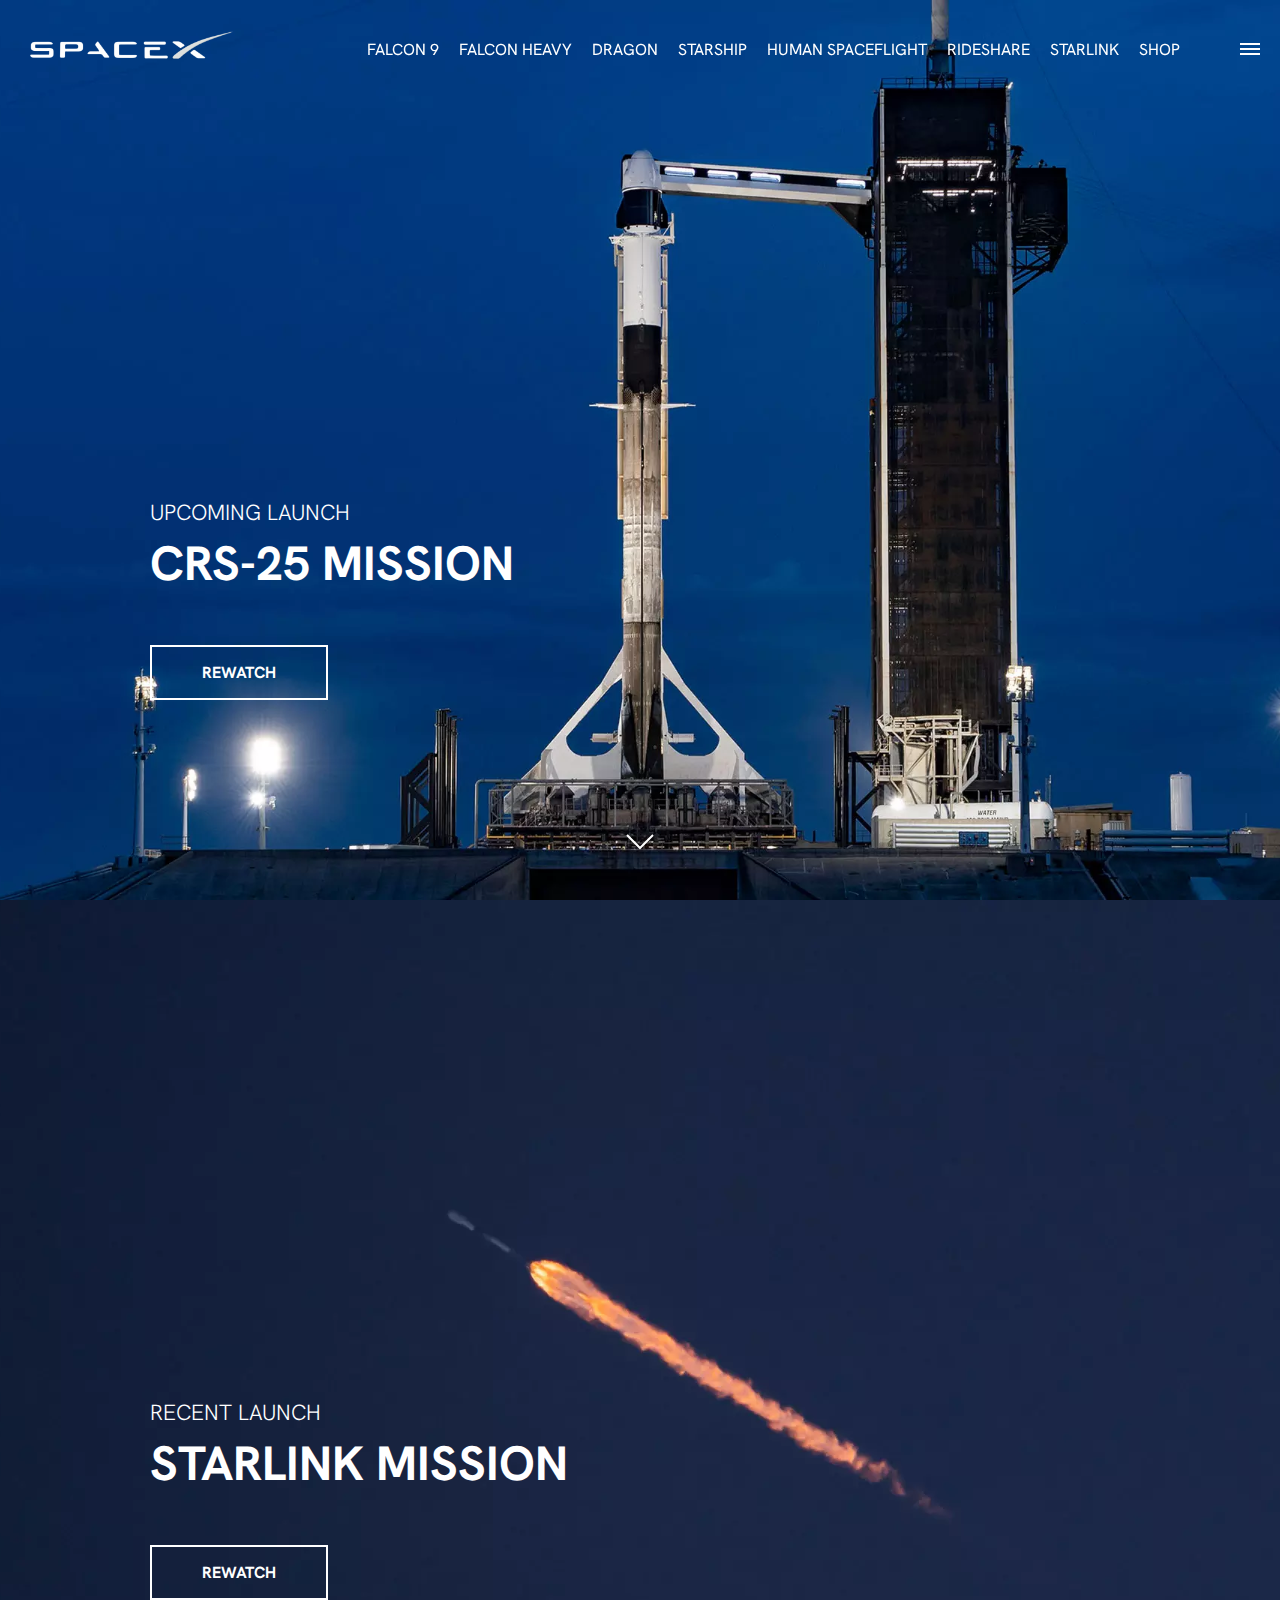
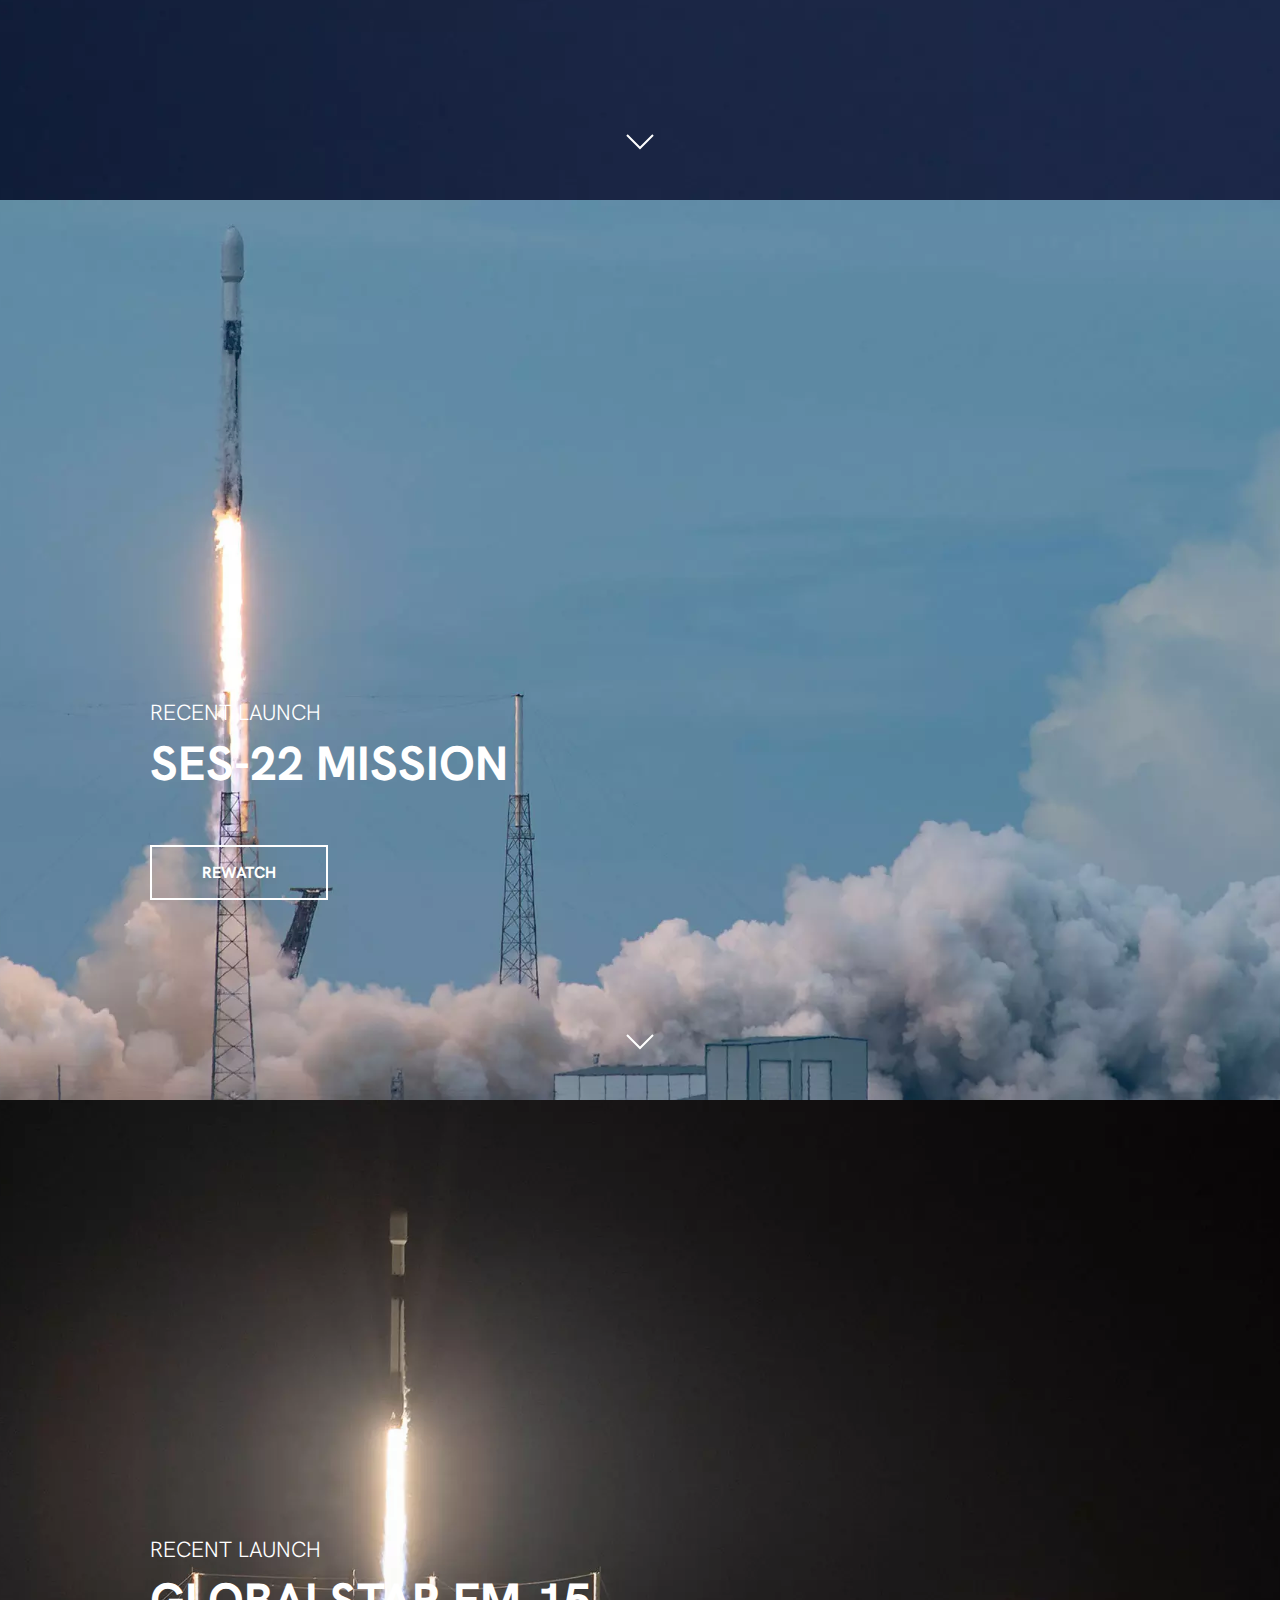
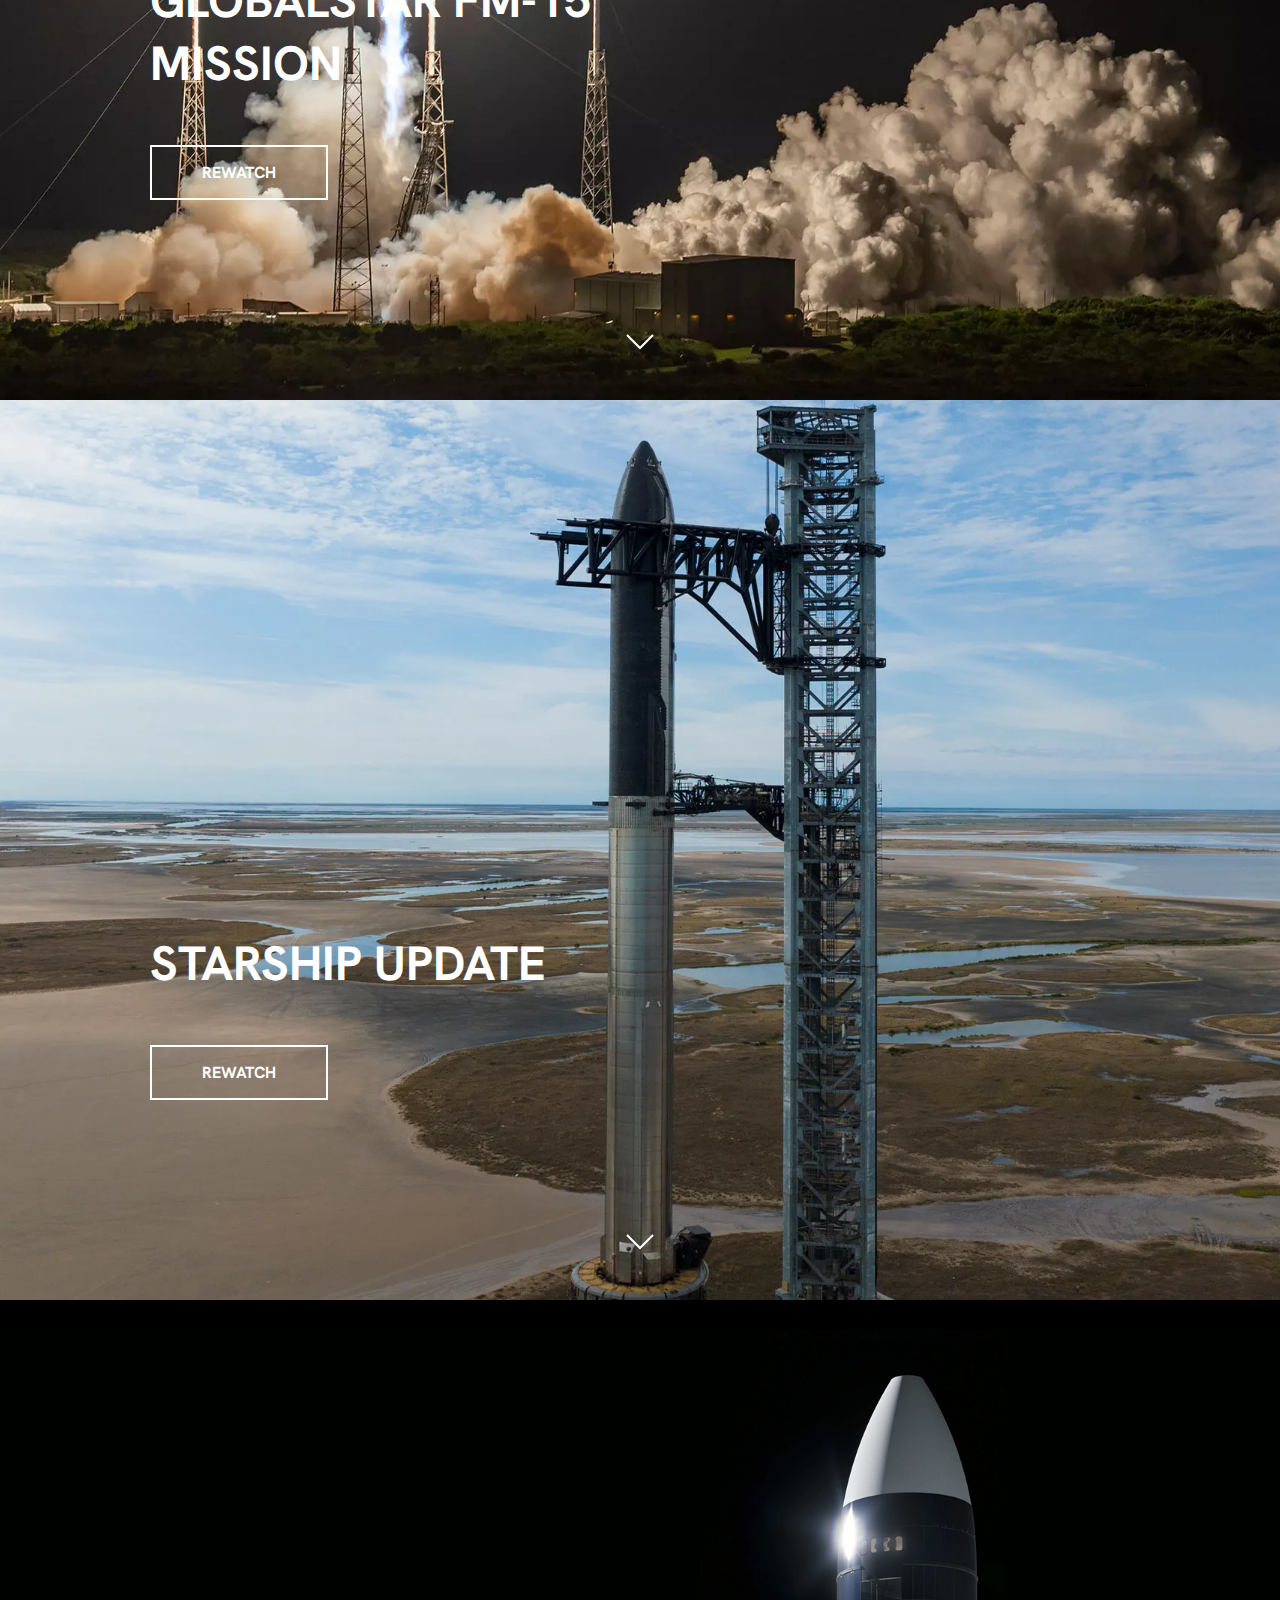
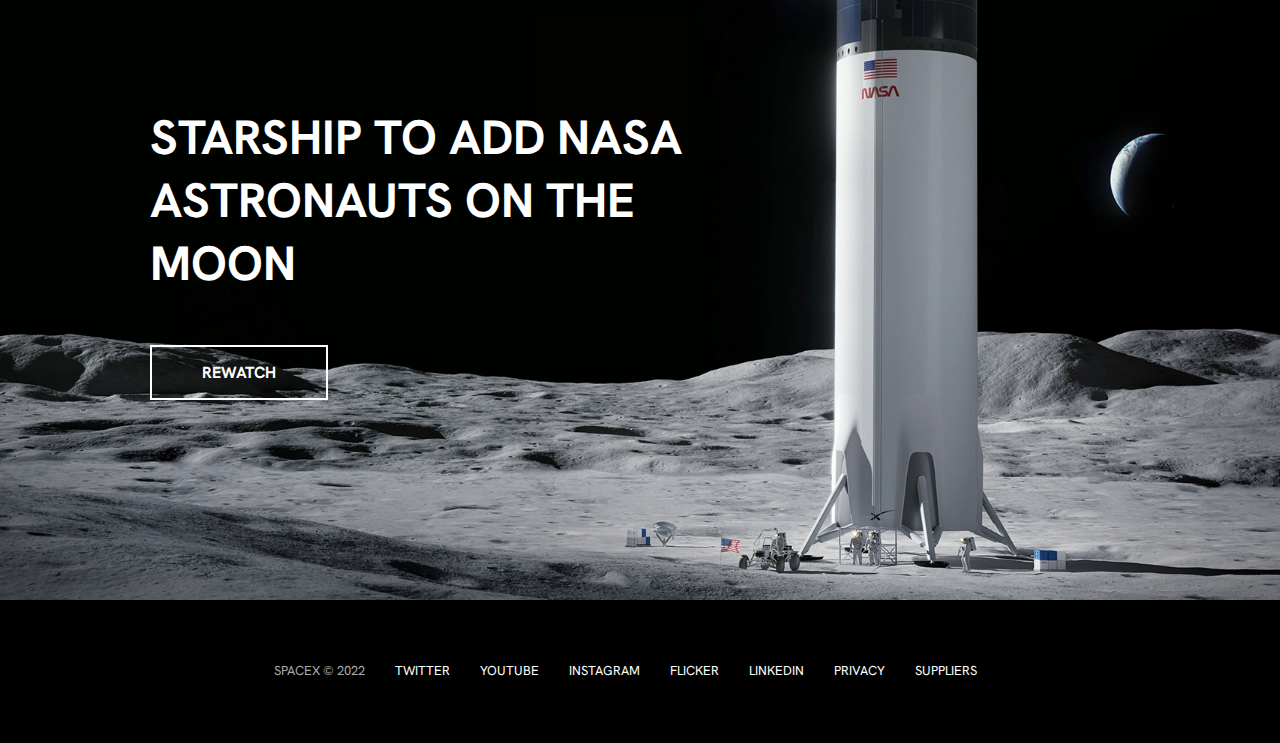
<file: index.html>
<!DOCTYPE html>
<html lang="en">
	<head>
		<meta charset="UTF-8" />
		<meta http-equiv="X-UA-Compatible" content="IE=edge" />
		<meta name="viewport" content="width=device-width, initial-scale=1.0" />
		<link rel="stylesheet" href="css/style.css" />
		<script src="js/script.js" defer></script>
		<title>SpaceX</title>
	</head>
	<body>
		<div class="container">
			<div id="overlay"></div>
			<div id="mobile-menu" class="mobile-main-menu">
				<ul>
					<li><a href="#">Mission</a></li>
					<li><a href="#">Launches</a></li>
					<li><a href="#">Careers</a></li>
					<li><a href="#">Updates</a></li>
					<li><a href="#">Shop</a></li>
					<li class="mobile-only"><a href="falcon9.html">falcon 9</a></li>
					<li class="mobile-only">
						<a href="falcon-heavy.html">falcon heavy</a>
					</li>
					<li class="mobile-only"><a href="dragon.html">Dragon</a></li>
					<li class="mobile-only"><a href="#">starship</a></li>
					<li class="mobile-only"><a href="#">Human spaceflight</a></li>
					<li class="mobile-only"><a href="#">Rideshare</a></li>
					<li class="mobile-only"><a href="#">starlink</a></li>
				</ul>
			</div>
			<header class="main-header">
				<div class="header-inner">
					<div class="logo">
						<a href="index.html">
							<img src="img/logo.png" alt="SpaceX" />
						</a>
					</div>

					<nav class="desktop-main-menu">
						<ul>
							<li><a href="falcon9.html">falcon 9</a></li>
							<li><a href="falcon-heavy.html">falcon heavy</a></li>
							<li><a href="dragon.html">Dragon</a></li>
							<li><a href="#">starship</a></li>
							<li><a href="#">Human spaceflight</a></li>
							<li><a href="#">Rideshare</a></li>
							<li><a href="#">starlink</a></li>
							<li><a href="#">shop</a></li>
						</ul>
					</nav>
				</div>
			</header>

			<!-- Hamgurger Menu -->
			<button id="menu-btn" class="hamburger" type="button">
				<span class="hamburger-top"></span>
				<span class="hamburger-middle"></span>
				<span class="hamburger-bottom"></span>
			</button>

			<!-- Section A -->
			<section class="section-a">
				<div class="section-inner">
					<h4>Upcoming Launch</h4>
					<h2>CRS-25 Mission</h2>
					<a href="#" class="btn">
						<div class="hover"></div>
						<span>Rewatch</span>
					</a>
				</div>
				<div class="scroll-arrow">
					<svg width="30px" height="20px">
						<path
							stroke="#ffffff"
							fill="none"
							stroke-width="2px"
							d="M2.000,5.000 L15.000,18.000 L28.000,5.000 "
						></path>
					</svg>
				</div>
			</section>

			<!-- Section B -->
			<section class="section-b">
				<div class="section-inner">
					<h4>Recent Launch</h4>
					<h2>Starlink Mission</h2>
					<a href="#" class="btn">
						<div class="hover"></div>
						<span>Rewatch</span>
					</a>
				</div>
				<div class="scroll-arrow">
					<svg width="30px" height="20px">
						<path
							stroke="#ffffff"
							fill="none"
							stroke-width="2px"
							d="M2.000,5.000 L15.000,18.000 L28.000,5.000 "
						></path>
					</svg>
				</div>
			</section>

			<!-- Section C -->
			<section class="section-c">
				<div class="section-inner">
					<h4>Recent Launch</h4>
					<h2>SES-22 Mission</h2>
					<a href="#" class="btn">
						<div class="hover"></div>
						<span>Rewatch</span>
					</a>
				</div>
				<div class="scroll-arrow">
					<svg width="30px" height="20px">
						<path
							stroke="#ffffff"
							fill="none"
							stroke-width="2px"
							d="M2.000,5.000 L15.000,18.000 L28.000,5.000 "
						></path>
					</svg>
				</div>
			</section>

			<!-- Section D -->
			<section class="section-d">
				<div class="section-inner">
					<h4>Recent Launch</h4>
					<h2>GlobalStar FM-15 Mission</h2>
					<a href="#" class="btn">
						<div class="hover"></div>
						<span>Rewatch</span>
					</a>
				</div>
				<div class="scroll-arrow">
					<svg width="30px" height="20px">
						<path
							stroke="#ffffff"
							fill="none"
							stroke-width="2px"
							d="M2.000,5.000 L15.000,18.000 L28.000,5.000 "
						></path>
					</svg>
				</div>
			</section>

			<!-- Section E -->
			<section class="section-e">
				<div class="section-inner">
					<h2>Starship update</h2>
					<a href="#" class="btn">
						<div class="hover"></div>
						<span>Rewatch</span>
					</a>
				</div>
				<div class="scroll-arrow">
					<svg width="30px" height="20px">
						<path
							stroke="#ffffff"
							fill="none"
							stroke-width="2px"
							d="M2.000,5.000 L15.000,18.000 L28.000,5.000 "
						></path>
					</svg>
				</div>
			</section>

			<!-- Section F -->
			<section class="section-f">
				<div class="section-inner">
					<h2>Starship to add NASA astronauts on the moon</h2>
					<a href="#" class="btn">
						<div class="hover"></div>
						<span>Rewatch</span>
					</a>
				</div>
			</section>

			<footer>
				<ul>
					<li>SpaceX &copy; 2022</li>
					<li><a href="#">Twitter</a></li>
					<li><a href="#">Youtube</a></li>
					<li><a href="#">Instagram</a></li>
					<li><a href="#">Flicker</a></li>
					<li><a href="#">LinkedIn</a></li>
					<li><a href="#">Privacy</a></li>
					<li><a href="#">Suppliers</a></li>
				</ul>
			</footer>
		</div>
	</body>
</html>
</file>
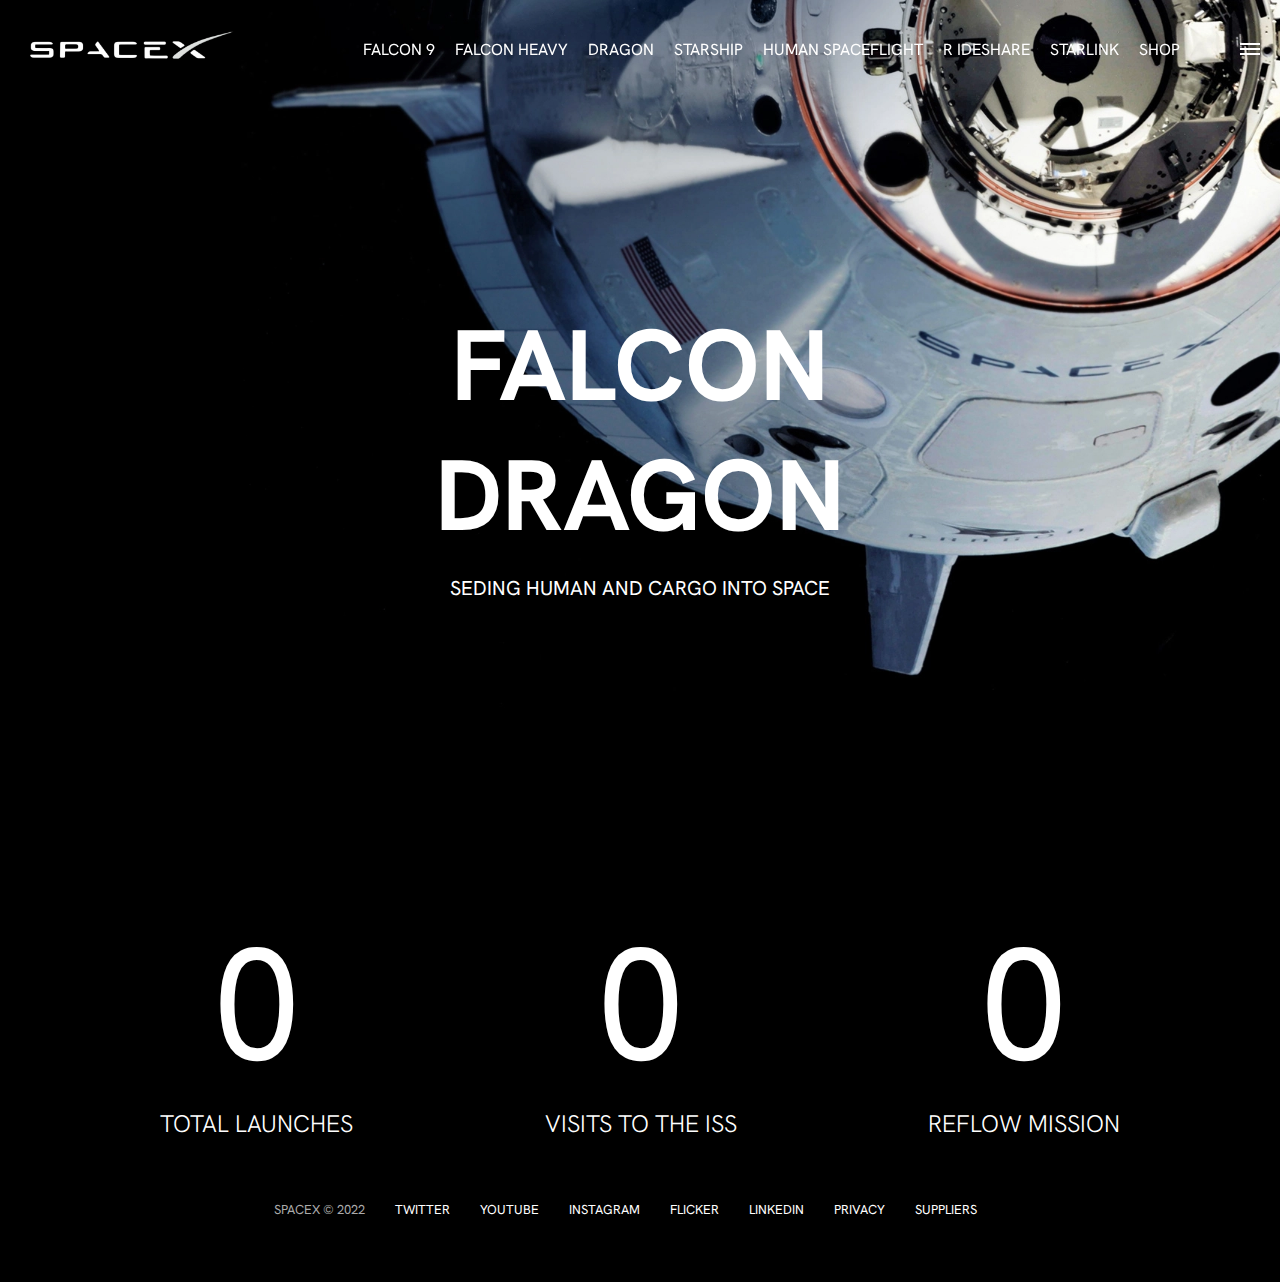
<file: dragon.html>
<!DOCTYPE html>
<html lang="en">
	<head>
		<meta charset="UTF-8" />
		<meta http-equiv="X-UA-Compatible" content="IE=edge" />
		<meta name="viewport" content="width=device-width, initial-scale=1.0" />
		<link rel="stylesheet" href="css/style.css" />
		<script src="js/script.js" defer></script>
		<title>SpaceX - Dragon</title>
	</head>
	<body>
		<div class="container">
			<div id="overlay"></div>
			<div id="mobile-menu" class="mobile-main-menu">
				<ul>
					<li><a href="#">Mission</a></li>
					<li><a href="#">Launches</a></li>
					<li><a href="#">Careers</a></li>
					<li><a href="#">Updates</a></li>
					<li><a href="#">Shop</a></li>
					<li class="mobile-only"><a href="falcon9.html">falcon 9</a></li>
					<li class="mobile-only">
						<a href="falcon-heavy.html">falcon heavy</a>
					</li>
					<li class="mobile-only"><a href="dragon.html">Dragon</a></li>
					<li class="mobile-only"><a href="#">starship</a></li>
					<li class="mobile-only"><a href="#">Human spaceflight</a></li>
					<li class="mobile-only"><a href="#">Rideshare</a></li>
					<li class="mobile-only"><a href="#">starlink</a></li>
				</ul>
			</div>
			<header class="main-header">
				<div class="header-inner">
					<div class="logo">
						<a href="index.html">
							<img src="img/logo.png" alt="SpaceX" />
						</a>
					</div>

					<nav class="desktop-main-menu">
						<ul>
							<li><a href="falcon9.html">falcon 9</a></li>
							<li><a href="falcon-heavy.html">falcon heavy</a></li>
							<li><a href="dragon.html">Dragon</a></li>
							<li><a href="#">starship</a></li>
							<li><a href="#">Human spaceflight</a></li>
							<li><a href="#">R
                        ideshare</a></li>
							<li><a href="#">starlink</a></li>
							<li><a href="#">shop</a></li>
						</ul>
					</nav>
				</div>
			</header>

			<!-- Hamgurger Menu -->
			<button id="menu-btn" class="hamburger" type="button">
				<span class="hamburger-top"></span>
				<span class="hamburger-middle"></span>
				<span class="hamburger-bottom"></span>
			</button>

			<section class="section-animate bg-dragon"></section>
			<div class="section-inner-center">
				<h3>Falcon Dragon</h3>
				<p>Seding human and cargo into space</p>
			</div>

			<div class="stats">
				<div>
					<span class="counter" data-target="34">0</span>
					<h4>Total Launches</h4>
				</div>
				<div>
					<span class="counter" data-target="31">0</span>
					<h4>Visits to the ISS</h4>
				</div>
				<div>
					<span class="counter" data-target="13">0</span>
					<h4>Reflow mission</h4>
				</div>
			</div>
			<footer>
				<ul>
					<li>SpaceX &copy; 2022</li>
					<li><a href="#">Twitter</a></li>
					<li><a href="#">Youtube</a></li>
					<li><a href="#">Instagram</a></li>
					<li><a href="#">Flicker</a></li>
					<li><a href="#">LinkedIn</a></li>
					<li><a href="#">Privacy</a></li>
					<li><a href="#">Suppliers</a></li>
				</ul>
			</footer>
		</div>
	</body>
</html>
</file>
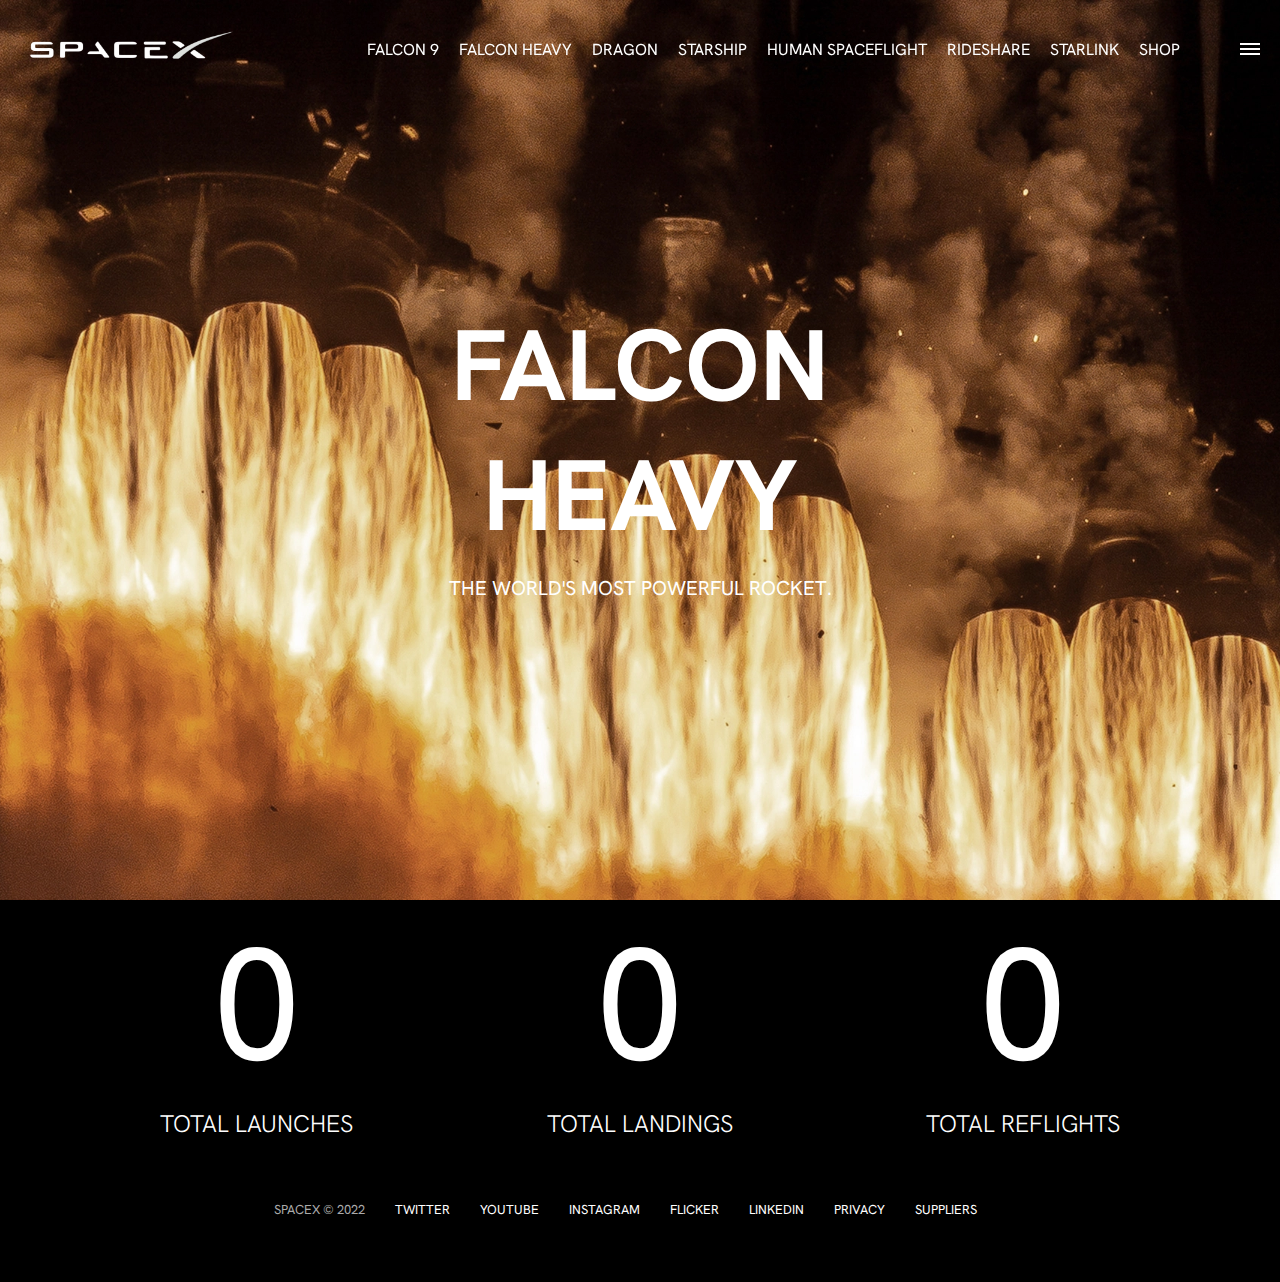
<file: falcon-heavy.html>
<!DOCTYPE html>
<html lang="en">
	<head>
		<meta charset="UTF-8" />
		<meta http-equiv="X-UA-Compatible" content="IE=edge" />
		<meta name="viewport" content="width=device-width, initial-scale=1.0" />
		<link rel="stylesheet" href="css/style.css" />
		<script src="js/script.js" defer></script>
		<title>SpaceX - Falcon Heavy</title>
	</head>
	<body>
		<div class="container">
			<div id="overlay"></div>
			<div id="mobile-menu" class="mobile-main-menu">
				<ul>
					<li><a href="#">Mission</a></li>
					<li><a href="#">Launches</a></li>
					<li><a href="#">Careers</a></li>
					<li><a href="#">Updates</a></li>
					<li><a href="#">Shop</a></li>
					<li class="mobile-only"><a href="falcon9.html">falcon 9</a></li>
					<li class="mobile-only">
						<a href="falcon-heavy.html">falcon heavy</a>
					</li>
					<li class="mobile-only"><a href="dragon.html">Dragon</a></li>
					<li class="mobile-only"><a href="#">starship</a></li>
					<li class="mobile-only"><a href="#">Human spaceflight</a></li>
					<li class="mobile-only"><a href="#">Rideshare</a></li>
					<li class="mobile-only"><a href="#">starlink</a></li>
				</ul>
			</div>
			<header class="main-header">
				<div class="header-inner">
					<div class="logo">
						<a href="index.html">
							<img src="img/logo.png" alt="SpaceX" />
						</a>
					</div>

					<nav class="desktop-main-menu">
						<ul>
							<li><a href="falcon9.html">falcon 9</a></li>
							<li><a href="falcon-heavy.html">falcon heavy</a></li>
							<li><a href="dragon.html">Dragon</a></li>
							<li><a href="#">starship</a></li>
							<li><a href="#">Human spaceflight</a></li>
							<li><a href="#">Rideshare</a></li>
							<li><a href="#">starlink</a></li>
							<li><a href="#">shop</a></li>
						</ul>
					</nav>
				</div>
			</header>

			<!-- Hamgurger Menu -->
			<button id="menu-btn" class="hamburger" type="button">
				<span class="hamburger-top"></span>
				<span class="hamburger-middle"></span>
				<span class="hamburger-bottom"></span>
			</button>

			<section class="section-animate bg-falcon-heavy"></section>
			<div class="section-inner-center">
				<h3>Falcon Heavy</h3>
				<p>The world's most powerful rocket.</p>
			</div>

			<div class="stats">
				<div>
					<span class="counter" data-target="3">0</span>
					<h4>Total Launches</h4>
				</div>
				<div>
					<span class="counter" data-target="7">0</span>
					<h4>Total Landings</h4>
				</div>
				<div>
					<span class="counter" data-target="4">0</span>
					<h4>Total Reflights</h4>
				</div>
			</div>
			<footer>
				<ul>
					<li>SpaceX &copy; 2022</li>
					<li><a href="#">Twitter</a></li>
					<li><a href="#">Youtube</a></li>
					<li><a href="#">Instagram</a></li>
					<li><a href="#">Flicker</a></li>
					<li><a href="#">LinkedIn</a></li>
					<li><a href="#">Privacy</a></li>
					<li><a href="#">Suppliers</a></li>
				</ul>
			</footer>
		</div>
	</body>
</html>
</file>
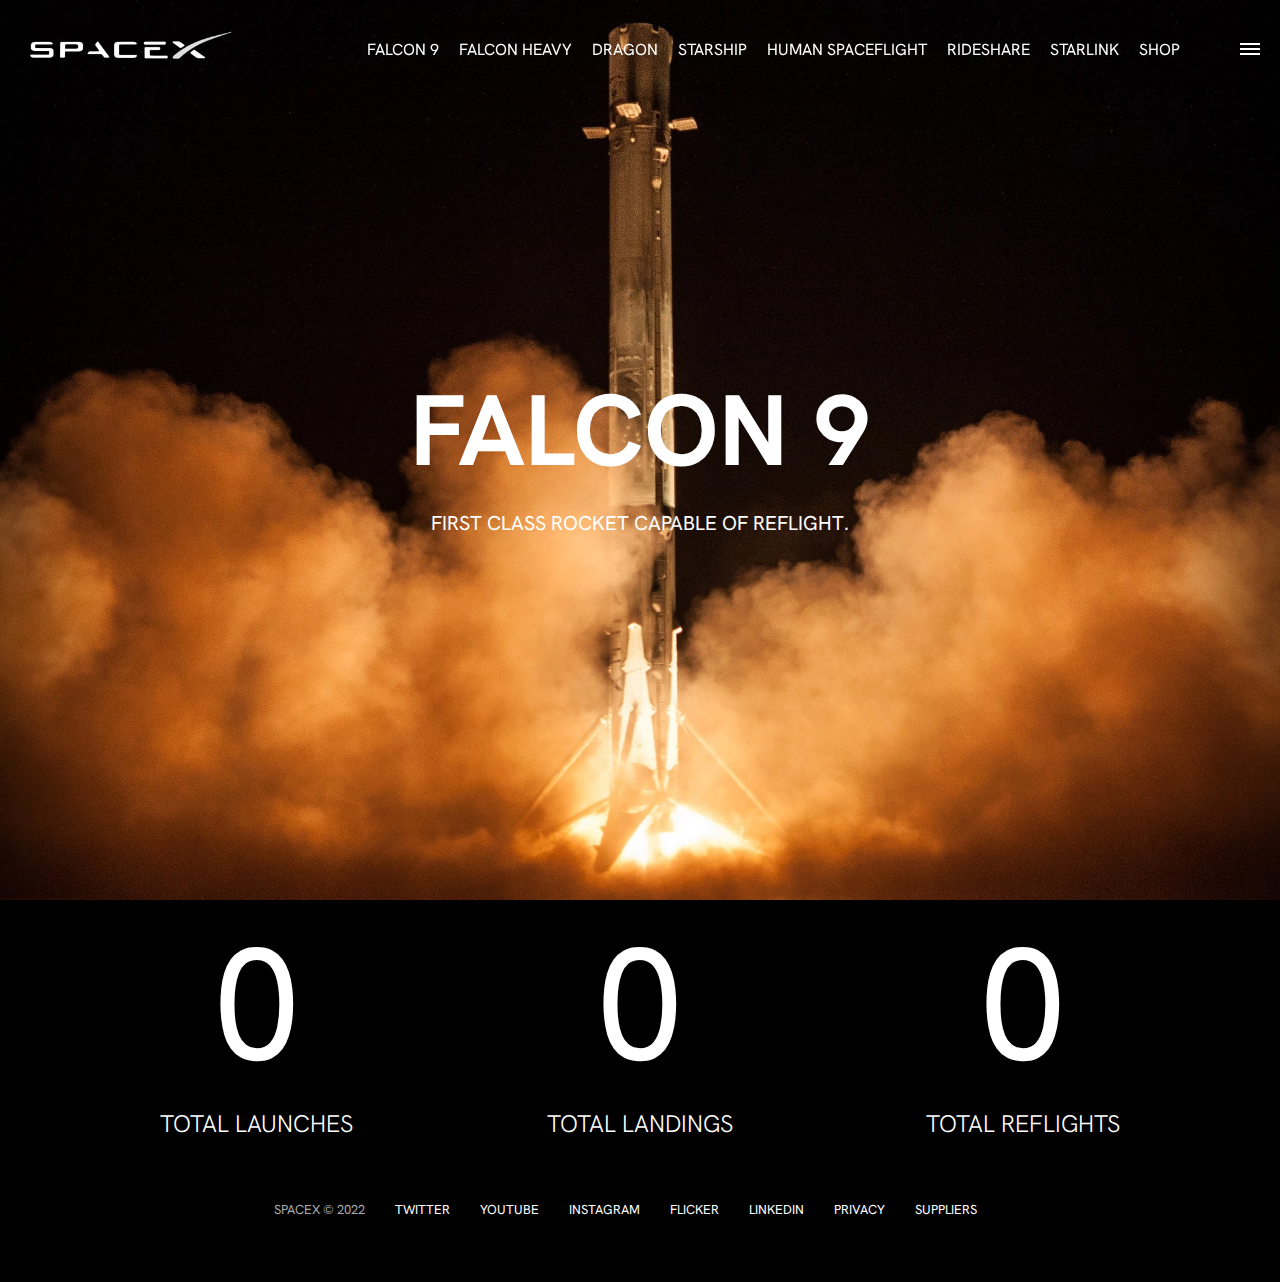
<file: falcon9.html>
<!DOCTYPE html>
<html lang="en">
	<head>
		<meta charset="UTF-8" />
		<meta http-equiv="X-UA-Compatible" content="IE=edge" />
		<meta name="viewport" content="width=device-width, initial-scale=1.0" />
		<link rel="stylesheet" href="css/style.css" />
		<script src="js/script.js" defer></script>
		<title>SpaceX - Falcon 9</title>
	</head>
	<body>
		<div class="container">
			<div id="overlay"></div>
			<div id="mobile-menu" class="mobile-main-menu">
				<ul>
					<li><a href="#">Mission</a></li>
					<li><a href="#">Launches</a></li>
					<li><a href="#">Careers</a></li>
					<li><a href="#">Updates</a></li>
					<li><a href="#">Shop</a></li>
					<li class="mobile-only"><a href="falcon9.html">falcon 9</a></li>
					<li class="mobile-only">
						<a href="falcon-heavy.html">falcon heavy</a>
					</li>
					<li class="mobile-only"><a href="dragon.html">Dragon</a></li>
					<li class="mobile-only"><a href="#">starship</a></li>
					<li class="mobile-only"><a href="#">Human spaceflight</a></li>
					<li class="mobile-only"><a href="#">Rideshare</a></li>
					<li class="mobile-only"><a href="#">starlink</a></li>
				</ul>
			</div>
			<header class="main-header">
				<div class="header-inner">
					<div class="logo">
						<a href="index.html">
							<img src="img/logo.png" alt="SpaceX" />
						</a>
					</div>

					<nav class="desktop-main-menu">
						<ul>
							<li><a href="falcon9.html">falcon 9</a></li>
							<li><a href="falcon-heavy.html">falcon heavy</a></li>
							<li><a href="dragon.html">Dragon</a></li>
							<li><a href="#">starship</a></li>
							<li><a href="#">Human spaceflight</a></li>
							<li><a href="#">Rideshare</a></li>
							<li><a href="#">starlink</a></li>
							<li><a href="#">shop</a></li>
						</ul>
					</nav>
				</div>
			</header>

			<!-- Hamgurger Menu -->
			<button id="menu-btn" class="hamburger" type="button">
				<span class="hamburger-top"></span>
				<span class="hamburger-middle"></span>
				<span class="hamburger-bottom"></span>
			</button>

			<section class="section-animate bg-falcon-9"></section>
			<div class="section-inner-center">
				<h3>Falcon 9</h3>
				<p>First class rocket capable of reflight.</p>
			</div>

			<div class="stats">
				<div>
					<span class="counter" data-target="3">0</span>
					<h4>Total Launches</h4>
				</div>
				<div>
					<span class="counter" data-target="7">0</span>
					<h4>Total Landings</h4>
				</div>
				<div>
					<span class="counter" data-target="4">0</span>
					<h4>Total Reflights</h4>
				</div>
			</div>
			<footer>
				<ul>
					<li>SpaceX &copy; 2022</li>
					<li><a href="#">Twitter</a></li>
					<li><a href="#">Youtube</a></li>
					<li><a href="#">Instagram</a></li>
					<li><a href="#">Flicker</a></li>
					<li><a href="#">LinkedIn</a></li>
					<li><a href="#">Privacy</a></li>
					<li><a href="#">Suppliers</a></li>
				</ul>
			</footer>
		</div>
	</body>
</html>
</file>
<file: css/style.css>
@import url("https://fonts.googleapis.com/css2?family=Hanken+Grotesk:wght@400;600;700&display=swap");

*,
*::before,
*::after {
	margin: 0;
	padding: 0;
	box-sizing: border-box;
}

body {
	font-family: "Hanken Grotesk", sans-serif;
	background: #000;
	color: #fff;

}

a {
	color: #fff;
	text-decoration: none;
}

ul {
	list-style: none;
}

/* Header/Navbar */
.main-header{
	position: fixed;
	top: 0;
	left: 0;
	width: 100%;
	height: 100px;
	z-index: 5;
	transition: opacity 1s cubic-bezier(0.19, 1, 0.22, 1);
}

.header-inner {
	max-width: 1400px;
	height: 100%;
	display: flex;
	justify-content: space-between;
	align-items: center;
	text-transform: uppercase;
	padding: 0 30px;
	margin: 0 auto;
	background-color: transparent;
}

/* Logo */
.logo {
	height: auto;
	width: 210px;
	margin-right: 50px;
}

.logo img {
	display: block;
	width: 100%;
	height: auto;
}

/* desktop main menu */
.desktop-main-menu {
	margin-right: 50px;
}

.desktop-main-menu ul {
	display: flex;
	justify-content: space-between;
}

.desktop-main-menu ul li {
	position: relative;
	margin-right: 20px;
	padding-bottom: 1.5px;
}

.desktop-main-menu ul li a::after {
	content: "";
	position: absolute;
	bottom: 0;
	left: 0;
	width: 100%;
	height: 1px;
	background: #fff;
	transform: scaleX(0);
	transition: transform 0.5s cubic-bezier(0.19, 1, 0.22, 1);
	transform-origin: left;
}

.desktop-main-menu ul li a:hover::after {
	transform: scaleX(1);
	transform-origin: left center;
	transition-duration: 0.4s;
}

/* Sections */
section {
	position: relative;
	height: 100vh;
	background-position: center center;
	background-repeat: no-repeat;
	background-size: cover;
	text-transform: uppercase;
}

.section-inner {
	position: absolute;
	bottom: 200px;
	left: 150px;
	max-width: 560px;
}

.section-inner h4 {
	font-size: 22px;
	margin-bottom: 5px;
	font-weight: 300;
	animation: fadeInUp 0.5s ease-in-out;
}

.section-inner h2 {
	font-size: 3rem;
	font-weight: 700;
	margin-bottom: 20px;
	animation: fadeInUp 0.5s ease-in-out 0.2s;
	animation-fill-mode: both;
}

.section-inner a {
	animation: fadeInUp 0.5s ease-in-out 0.4s;
	animation-fill-mode: both;
}

/* Background images */
.section-a {
	background-image: url("../img/section-a.webp");
}
.section-b {
	background-image: url("../img/section-b.webp");
}
.section-c {
	background-image: url("../img/section-c.webp");
}
.section-d {
	background-image: url("../img/section-d.webp");
}
.section-e {
	background-image: url("../img/section-e.webp");
}
.section-f {
	background-image: url("../img/section-f.webp");
}

.btn {
	position: relative;
	display: inline-block;
	cursor: pointer;
	min-width: 130px;
	padding: 15px 50px;
	margin: 30px 0 0 0;
	border: 2px #fff solid;
	font-weight: bold;
	/* overflow: hidden; */
	z-index: 1;
}

.btn:hover span {
	color: #000;
}

.btn .hover {
	/* position: absolute;
	top: 0;
	left: 0;
	width: 100%;
	height: 100%;
	background-color: #fff;
	z-index: -1;
	transform: translateY(100%);
	transition: transform 0.5s cubic-bezier(0.19, 1, 0.22, 1);
	transform-origin: top center; */
	position: absolute;
	top: 0;
	left: 0;
	width: 100%;
	height: 100%;
	background-color: #fff;
	transform-origin: top center;
	transform: scale3d(1, 0, 1);
	transition: transform 0.6s cubic-bezier(0.19, 1, 0.22, 1);
	z-index: -1;
}

.btn:hover .hover {
	/* transform: translateY(0); */
	transform: scale3d(1, 1, 1);
	transform-origin: bottom center;
}

.scroll-arrow {
	position: absolute;
	bottom: 5%;
	left: 50%;
	transform: translateX(-50%);
	animation: fadeBounce 4s ease-in-out infinite;
}

/* Hamburger Menu */
.hamburger {
	position: fixed;
	top: 43px;
	right: 20px;
	z-index: 10;
	cursor: pointer;
	width: 20px;
	height: 20px;
	background: none;
	border: none;
}

.hamburger-top,
.hamburger-middle,
.hamburger-bottom {
	position: absolute;
	top: 0;
	left: 0;
	height: 2px;
	width: 20px;
	background: #fff;
	overflow: hidden;
	transition: all 0.5s;
}

.hamburger-middle {
	transform: translateY(5px);
}

.hamburger-bottom {
	transform: translateY(10px);
}

/* Transition hamburger to X when open */
.open {
	transform: rotate(90deg);
}

.open .hamburger-top {
	transform: rotate(45deg) translate(6px, 6px);
}

.open .hamburger-middle {
	display: none;
}

.open .hamburger-bottom {
	transform: rotate(-45deg) translate(-6px, 6px);
}

/* Footer */
footer {
	position: relative;
	padding: 55px 0;
}

footer ul {
	display: flex;
	justify-content: center;
	align-items: center;
	flex-wrap: wrap;
}

footer ul li {
	margin-right: 30px;
	color: #aaa;
	text-transform: uppercase;
	font-size: 13px;
	line-height: 2.5;
}

footer ul li a {
	transition: color 0.6s;
}

footer ul li a:hover {
	color: #aaa;
}

/* Overlay */
.overlay-show {
	position: fixed;
	top: 0;
	left: 0;
	width: 100%;
	height: 100%;
	background: rgba(0, 0, 0, 0.5);
	z-index: 3;
}

/* Stop scrolling */
.stop-scrolling {
	overflow: hidden;
}

/* Mobile menu */
.mobile-main-menu {
	position: fixed;
	top: 0;
	right: 0;
	height: 100%;
	width: 350px;
	background: #000;
	z-index: 5;
	transform: translateX(100%);
	transition: transform 0.6s cubic-bezier(0.19, 1, 0.22, 1);
}

/* Show Menu */
.show-menu {
	transform: translateX(0);
}

.mobile-main-menu ul {
	padding: 100px 50px;
}

.mobile-main-menu ul li {
	font-size: 18px;
	text-transform: uppercase;
	margin-bottom: 20px;
	padding-bottom: 5px;
	text-align: right;
	border-bottom: 1px rgba(184, 181, 181, 0.795) solid;
}

.mobile-main-menu ul li a {
	transition: color 0.5s;
}

.mobile-main-menu ul li a:hover {
	color:#aaa;
}

.mobile-only {
	display: none;
}

/* Inner pages */
.bg-falcon-9 {
	background-image: url('../img/falcon-9.webp');
}
.bg-falcon-heavy {
	background-image: url('../img/falcon-heavy.webp');
}
.bg-dragon {
	background-image: url('../img/dragon.webp');
}


.section-animate {
	animation: fadeIn 2s ease-in-out;
}
.section-inner-center {
	position: absolute;
	top: 50%;
	left: 50%;
	transform: translate(-50%, -50%);
	text-transform: uppercase;
	text-align: center;

}

.section-inner-center h3 {
	font-size: 100px;
	margin-bottom: 15px;
	animation: fadeInUp 1s cubic-bezier(0.19, 1, 0.22, 1) both 0.3s;
}

.section-inner-center p {
	font-size: 20px;
	animation: fadeInUp 1s cubic-bezier(0.19, 1, 0.22, 1) both 0.5s;
}

/* Stats */
.stats {
	max-width: 960px;
	margin: 0 auto;
	display: flex;
	align-items: center;
	justify-content: space-between;
	text-align: center;
	text-transform: uppercase;
}

.stats div span {
	font-size: 160px;
}

.stats div h4 {
	font-size: 24px;
	font-weight: 300;
}
/* Animation */
@keyframes fadeIn {
	0% {
		opacity: 0;
	}
	100% {
		opacity: 1;
	}
}

@keyframes fadeInUp {
	0% {
		opacity: 0;
		transform: translateY(140px);
	}
	100% {
		opacity: 1;
		transform: translateY(0%);
	}
}

@keyframes fadeBounce {
	0%,
	20%,
	50%,
	80%,
	100% {
		opacity: 0;
		transform: translateY(-20px);
	}

	40% {
		opacity: 1;
		transform: translateY(0);
	}
}


/* Media Queries */
@media (max-width: 960px) {
	/* Hide desktop menu */
	.desktop-main-menu {
		display: none;
	}

	.mobile-only {
		display: block;
	}

	.section-inner-center h3 {
		font-size: 75px;
	}
}

@media (max-width: 600px) {
	.section-inner {
		bottom: 75px;
		left: 20px;
	}

	.section-inner h2 {
		font-size: 40px;
	}

	footer ul li:first-child {
		width: auto;
		position: absolute;
		top: 20px;
		left: 50%;
		transform: translateX(-50%);
	}

	footer ul li {
		margin-right: 0px;
		width: 70px;
		text-align: center;
	}

	.logo {
		width: 150px;
		margin: auto;
	}

	.section-inner-center {
		width: 80%;
	}

	.section-inner-center h3 {
		font-size: 50px;
	}

	.stats {
		flex-direction: column;
	}

	.stats div span {
		font-size: 60px;
	}

	.stats div h4 {
		font-size: 18px;
	}
}
</file>
